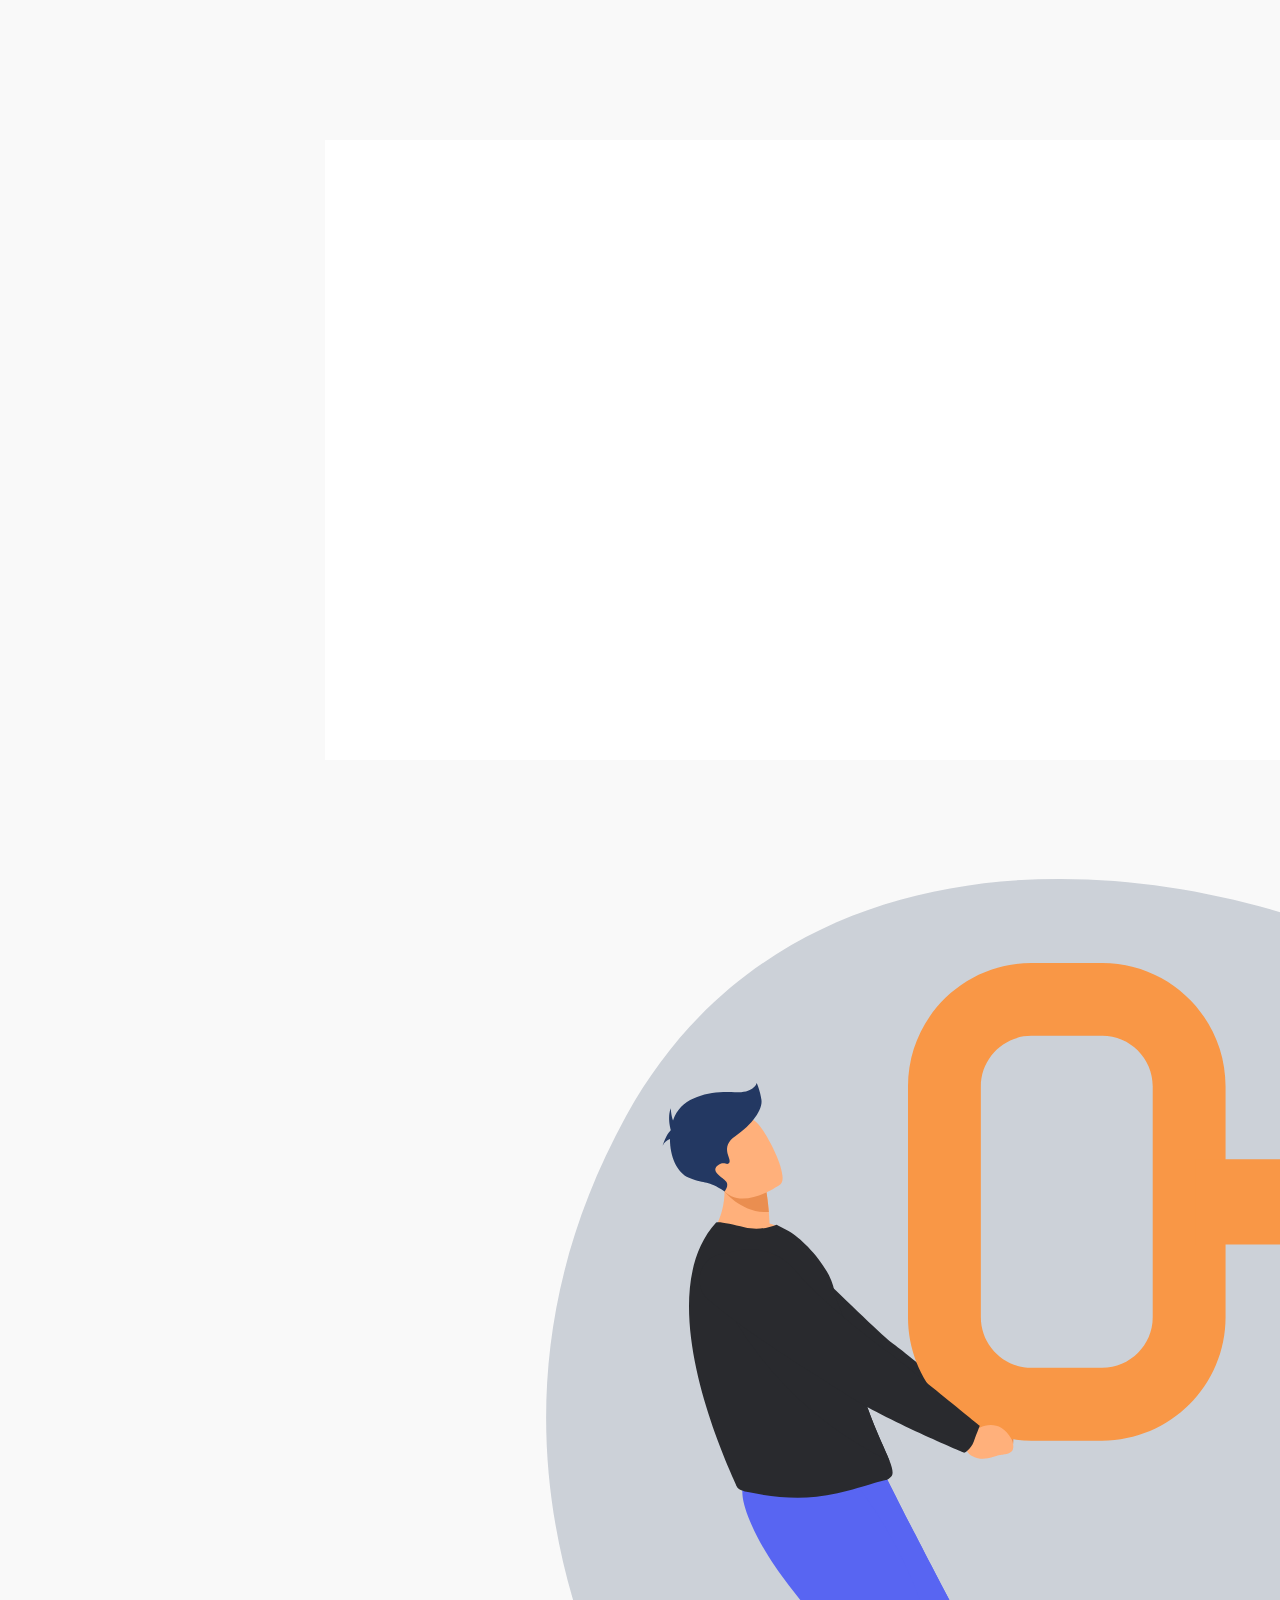
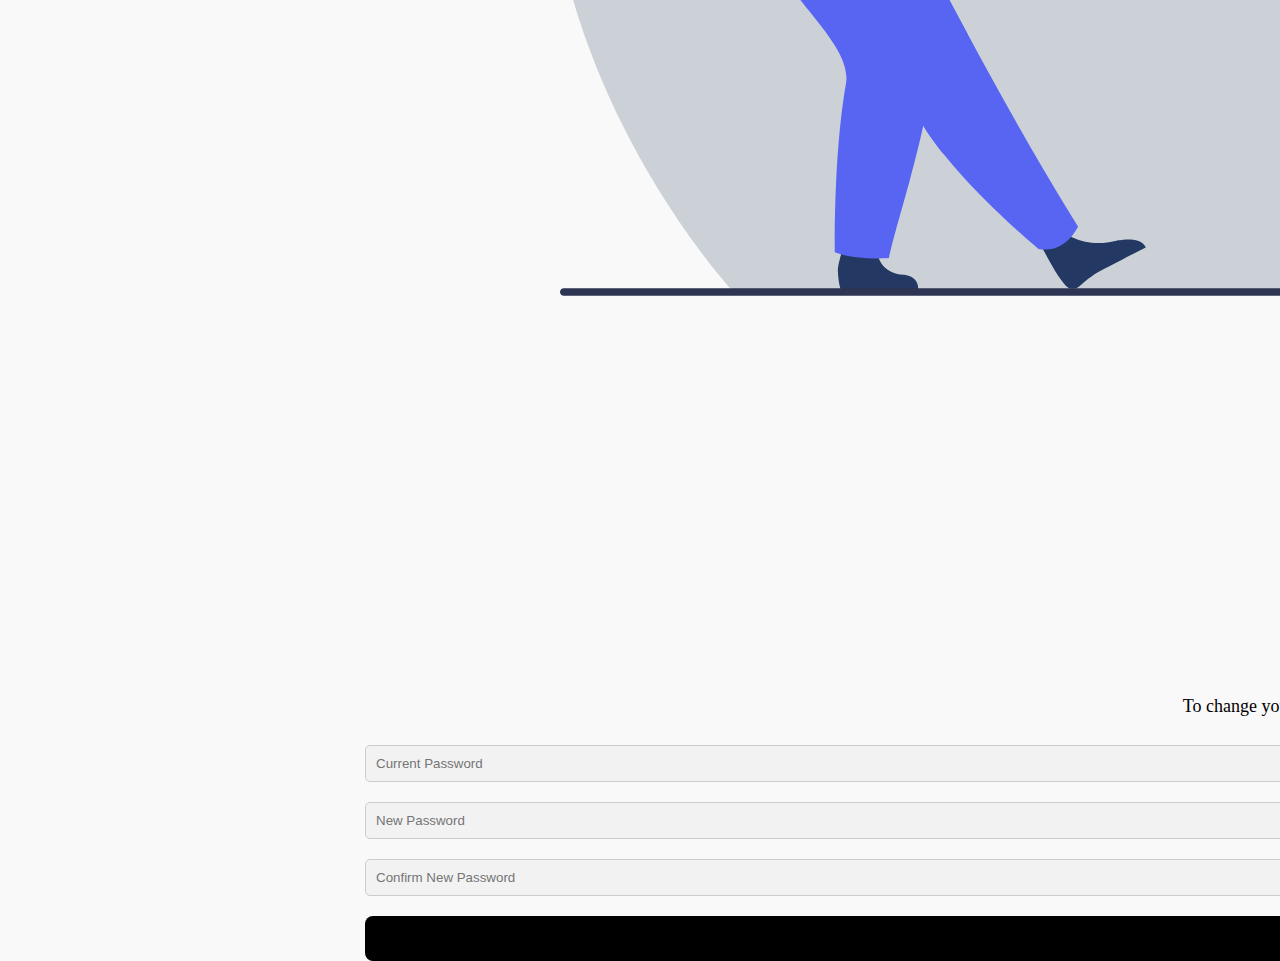
<file: ChangePassword.html>
<!DOCTYPE html>
<html lang="en">
<head>
    <meta charset="UTF-8">
    <meta name="viewport" content="width=device-width, initial-scale=1.0">
    <title>Change Password</title>
    <link rel="stylesheet" href="CSS/Login_Register.css">

    <!-- <svg class="icon-lock"  xmlns="http://www.w3.org/2000/svg">
        <path d="M12 17a2 2 0 100-4 2 2 0 000 4zm6-8h-1V7a5 5 0 00-10 0v2H6a2 2 0 00-2 2v9a2 2 0 002 2h12a2 2 0 002-2v-9a2 2 0 00-2-2zM9 7a3 3 0 016 0v2H9V7z" fill="currentColor"/>
    </svg> -->

</head>
<body>
    <div id = "container" style="width: 630px; height:620px ;">

        <div id="formContainer" style="font-size: large;" >
        <div id = "imageTopCenter"><img src="Icons\AccessPassword.svg" alt=""></div>
        <br/>
        <h1>Change Password</h1>
        
        <p>
            To change your password, please fill the fields below.
            Your password must contain at least 8 characters, it must also include at least one upper case letter ,
            one lower caase letter, one number , and one special character.
        </p>
        
        <input type="password" placeholder="Current Password" class="input-with-icon" required>
        <input type="password" placeholder="New Password" class="input-with-icon" required>
        <input type="password" placeholder="Confirm New Password" class="input-with-icon" required>
        <button id="loginButton" style="width: 100%; display: flex; justify-items:center;">Change Password</button>
        </div>
        
    </div>
</body>
</html>
</file>
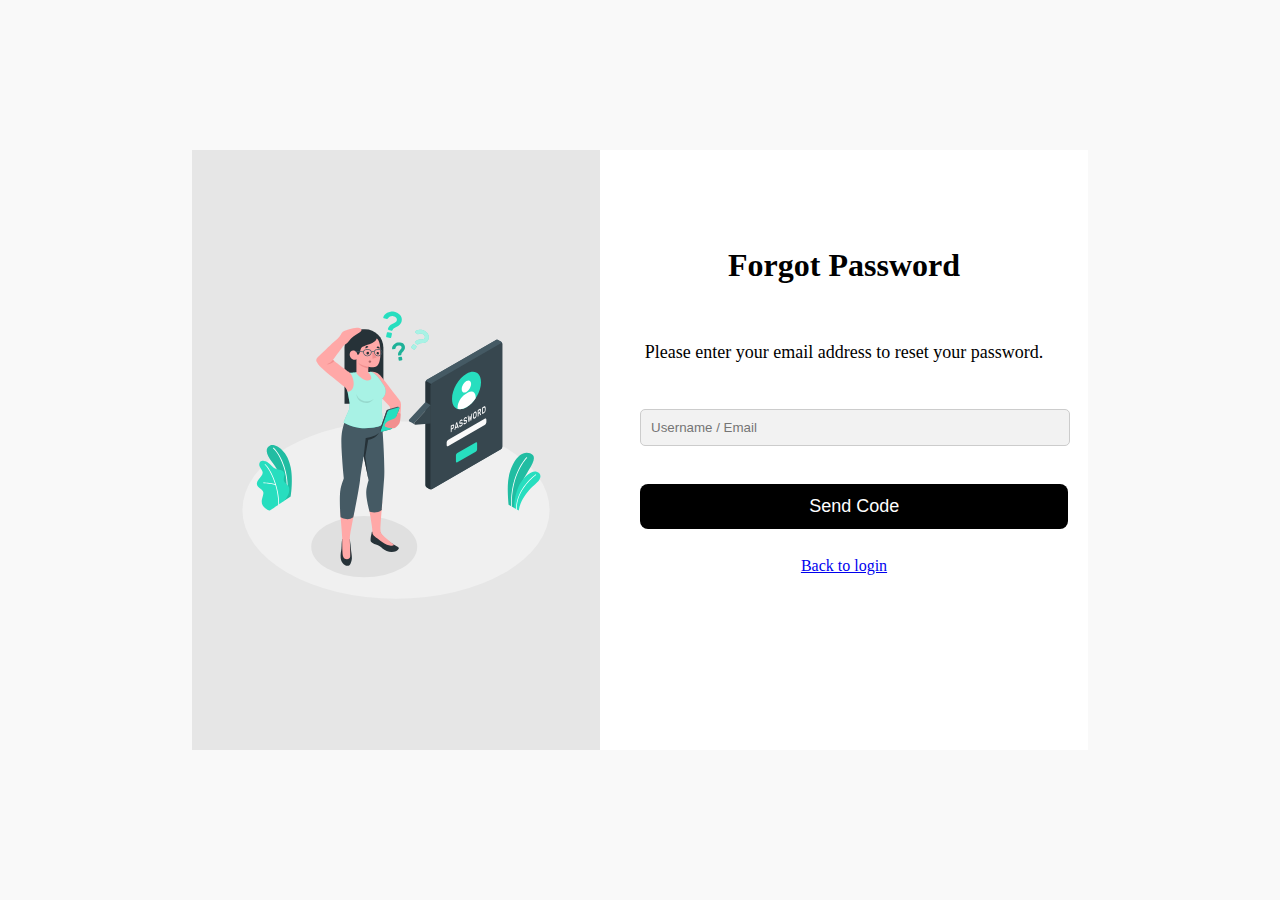
<file: ForgetPassword.html>
<!DOCTYPE html>
<html lang="en">
<head>
    <meta charset="UTF-8">
    <title>Forgot Password</title>
    <link rel="stylesheet" href="CSS/Login_Register.css">
</head>

<body>
    <div id="container">
        <div id="imageContainer">
            <img src="Icons/ForgetPassword.svg" alt="">
        </div>
        <div id="formContainer">
            <br/>
            <br/>
            <h1>Forgot Password</h1>
            <br/>
            <p style="font-size: large;">Please enter your email address to reset your password.</p>
            <br/>
            <input type="text" placeholder="Username / Email" required>
            <br/>
            <br/>
            <button id="loginButton" onclick="location.href='Send_Code.html'">Send Code</button>
            <br/>
            <a href="Login.html">Back to login</a>
        </div>
    </div>
</body>

</html>
</file>
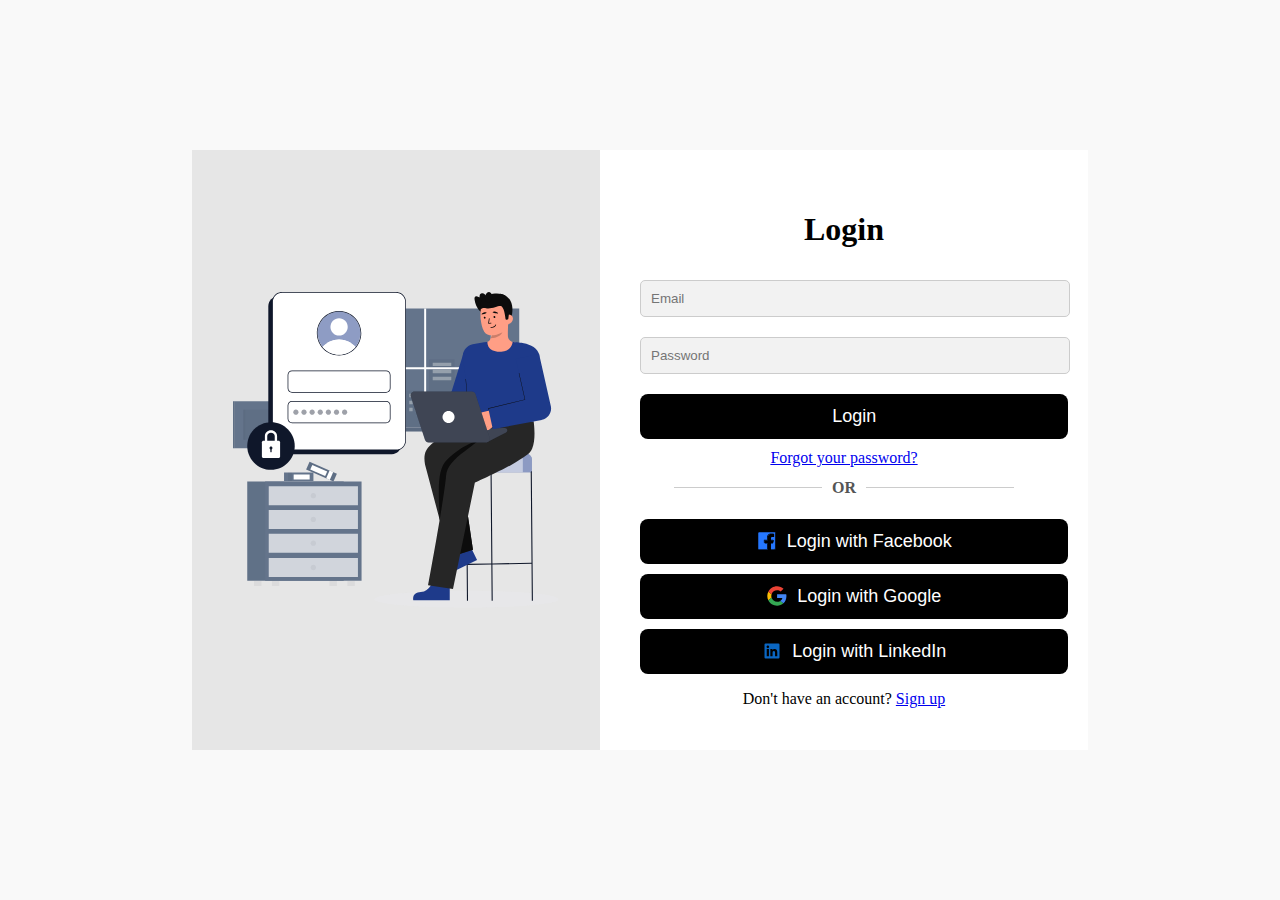
<file: Login.html>
<!DOCTYPE html>
<html lang="en">

<head>
    <meta charset="UTF-8">
    <title>Login</title>
    <link rel="stylesheet" href="CSS/Login_Register.css">
</head>

<body>
    <div id="container">
        <div id="imageContainer">
            <img src="Icons/Login_Resiter_Illustratoin_2.svg" alt="">
        </div>
        <div id="formContainer">
            <h1>Login</h1>
            <input type="text" placeholder="Email" class ="input-email" required>
            <div class = "error-message-email"></div>
            <input type="password" placeholder="Password" class = "input-password" required>
            <button id="loginButton">Login</button>
            <div style="text-align: right;" class="center">
                <a href="ForgetPassword.html" class="ForgetPassword">Forgot your password?</a>
            </div>
            <div class="or-divider">OR</div>
            <button><img src="Icons/facebook3.svg" alt="Facebook">Login with Facebook</button>
            <button><img src="Icons/google.svg" alt="Google">Login with Google</button>
            <button ><img src="Icons/linkedin.svg"  alt="LinkedIn">Login with LinkedIn</button>
            <p> Don't have an account? <a href="SignUp.html">Sign up</a></p>
        </div>
    </div>
</body>

      <script src="authorization.js"></script>
      
</html>
</file>
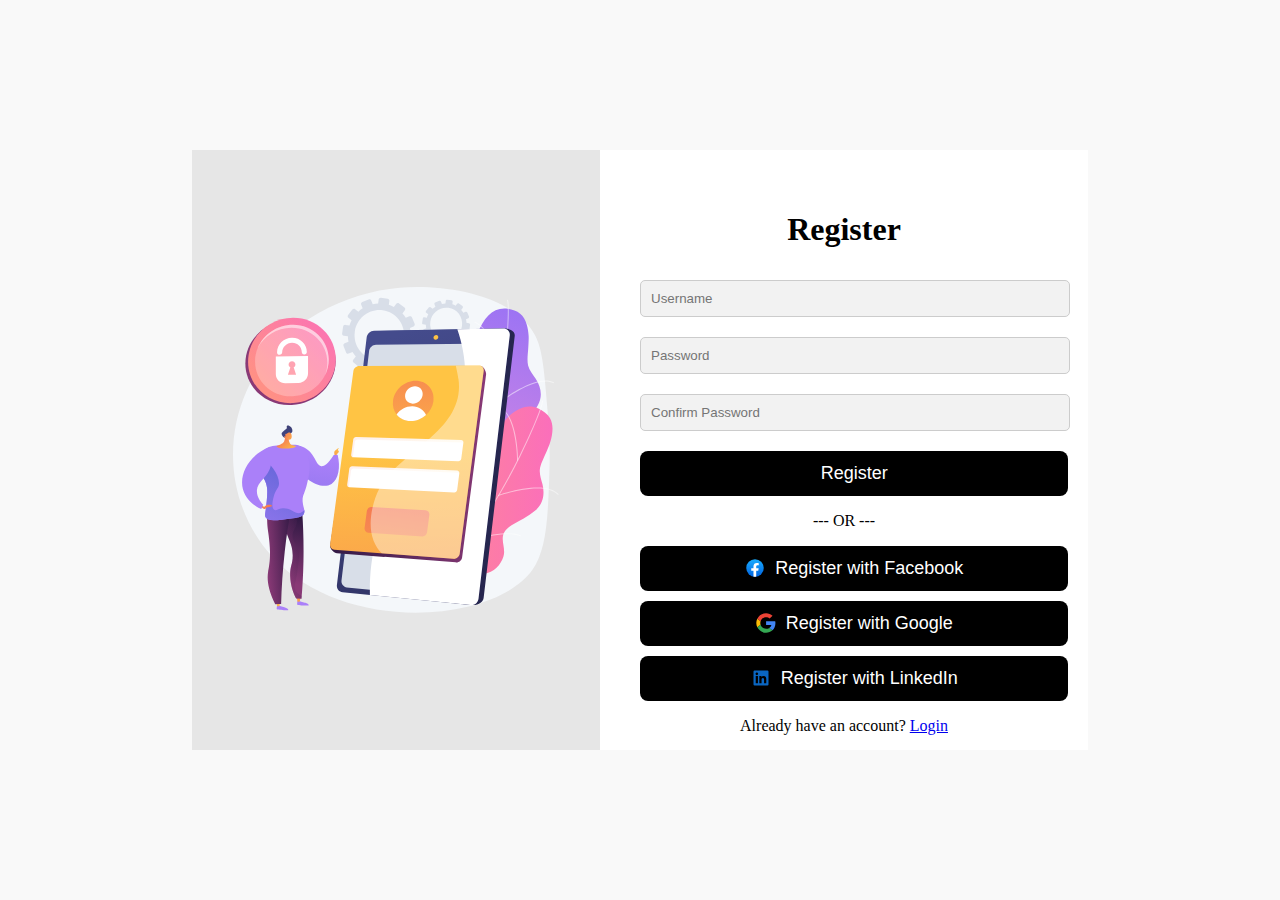
<file: Register.html>
<!DOCTYPE html>
<html lang="en">

<head>
    <meta charset="UTF-8">
    <meta name="viewport" content="width=device-width, initial-scale=1.0">
    <title>Register</title>
    <link rel="stylesheet" href="CSS/Login_Register.css">
</head>

<body>
    <div id="container">
        <div id="imageContainer">
            <img src="Icons/Login_Resiter_Illustratoin.svg" alt="">
        </div>
        <div id="formContainer">
            <h1>Register</h1>
            <input type="text" placeholder="Username" required>
            <input type="password" placeholder="Password" required>
            <input type="password" placeholder="Confirm Password" required>
            <button id="registerButton">Register</button>
            <p>--- OR ---</p>
            <button><img src="Icons/facebook.svg" alt="Facebook">Register with Facebook</button>
            <button><img src="Icons/google.svg" alt="Google">Register with Google</button>
            <button><img src="Icons/linkedin.svg" alt="LinkedIn">Register with LinkedIn</button>
            <p>Already have an account? <a href="login.html">Login</a></p>
        </div>
    </div>
</body>

</html>
</file>
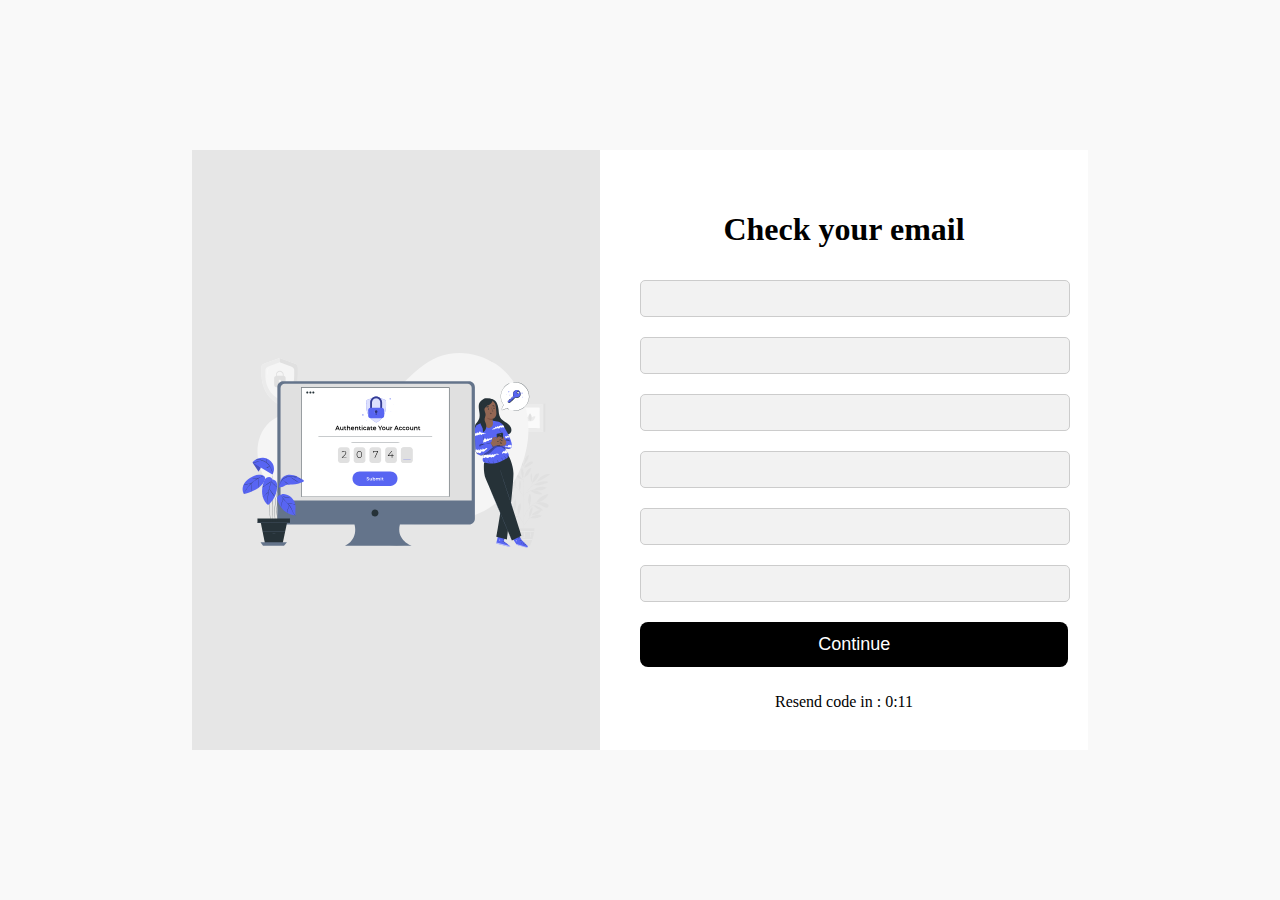
<file: Send_Code.html>
<!DOCTYPE html>
<html lang="en">

<head>
    <meta charset="UTF-8">
    <title>Sind Code</title>
    <link rel="stylesheet" href="CSS/Login_Register.css">
</head>

<body>
    <div id="container">
        <div id="imageContainer">
            <img src="Icons/Sind Code.svg" alt="">
        </div>
        <div id="formContainer">
            <h1>Check your email</h1>
            <div class="code-container">
                <input type="text" maxlength="1" class="code-input">
                <input type="text" maxlength="1" class="code-input">
                <input type="text" maxlength="1" class="code-input">
                <input type="text" maxlength="1" class="code-input">
                <input type="text" maxlength="1" class="code-input">
                <input type="text" maxlength="1" class="code-input">
            </div>
            <button onclick="window.location.href='ChangePassword.html';">Continue</button>
            <div style="text-align: right;" class="center">
            </div>
            <p>Resend code in : 0:11</p>
        </div>
    </div>
</body>
    <script>
        document.querySelectorAll(".code-input").forEach((input) => {
                input.addEventListener("input", () => {
                    CheckDigit(input);
                });
            });

            function CheckDigit(input) {
                let digit = input.value;

                // Keep only the first digit
                digit = digit.replace(/[^0-9]/g, "").slice(0, 1);

                input.value = digit;
            }
    </script>
</html>
</file>
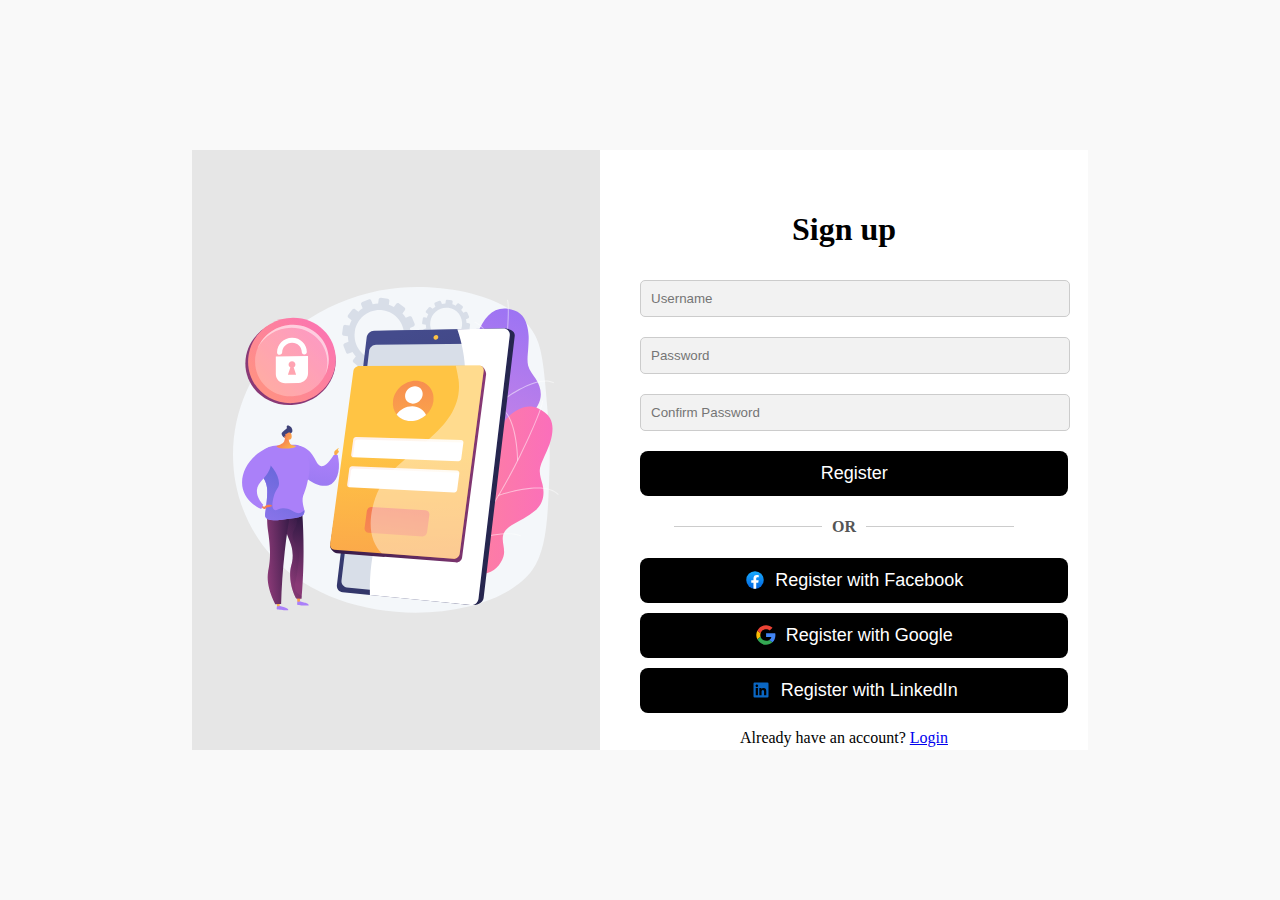
<file: SignUp.html>
<!DOCTYPE html>
<html lang="en">

<head>
    <meta charset="UTF-8">
    <meta name="viewport" content="width=device-width, initial-scale=1.0">
    <title>Sign up</title>
    <link rel="stylesheet" href="CSS/Login_Register.css">
</head>

<body>
    <div id="container">
        <div id="imageContainer">
            <img src="Icons/Login_Resiter_Illustratoin.svg" alt="">
        </div>
        <div id="formContainer">
            <h1>Sign up</h1>
            <input type="text" placeholder="Username" required>
            <input type="password" placeholder="Password" required>
            <input type="password" placeholder="Confirm Password" required>
            <button id="registerButton">Register</button>
            <div class="or-divider">OR</div>
            <button><img src="Icons/facebook.svg" alt="Facebook">Register with Facebook</button>
            <button><img src="Icons/google.svg" alt="Google">Register with Google</button>
            <button><img src="Icons/linkedin.svg" alt="LinkedIn">Register with LinkedIn</button>
            <p>Already have an account? <a href="login.html">Login</a></p>
        </div>
    </div>
</body>

</html>
</file>
<file: CSS/Login_Register.css>
body {
    display: flex;
    justify-content: center;
    align-items: center;
    height: 100vh;
    margin: 0;
    background-color: #f9f9f9;
}

#container {
    display: flex;
    width: 70%;
    max-width: 900px;
    height: 600px;
    background: white;
}

#imageContainer {
    flex: 1;
    display: flex;
    justify-content: center;
    background-color: #e6e6e6;
}

#imageContainer img {
    width: 80%;
    height: auto;
}

#formContainer {
    flex: 1;
    padding: 40px;
    text-align: center;
    background: white;
}

input {
    width: 100%;
    padding: 10px;
    margin: 10px 0;
    border: 1px solid #ccc;
    border-radius: 5px;
    background-color: #f2f2f2;
}


input:hover{
    border-color: #007bff;  /* Change border to blue */
    background-color: #f0f8ff; /* Change background to light blue */
}

input:focus {
    background-color: #f2f2f2; /* Light blue */
}

button {
    width: 105%;
    padding: 10px;
    margin: 10px 0;
    border-radius: 10px;
    background-color: black;
    color: white;
    cursor: pointer;
    display: flex;
    align-items: center;
    justify-content: center;
    gap: 10px;
}

button img {
    width: 20px;
    height: 20px;
}

button:hover {
    background-color: white;
    color: black;
    border: 1px solid black;
}

button {
    background-color: #000000;
    color: white;
    padding: 12px 24px;
    border: none;
    border-radius: 8px;
    font-size: 18px;
    cursor: pointer;
    transition: box-shadow 0.3s ease-in-out;
}

button:hover {
    box-shadow: 0px 0px 15px #414141;
}


.center {
    display: flex;
    justify-content: center;
    align-items: center;
}

.or-divider {
    display: flex;
    align-items: center;
    justify-content: center;
    font-size: 16px;
    font-weight: bold;
    color: #555;
    position: relative;
    padding: 12px 24px;
}

.or-divider::before,
.or-divider::after {
    content: "";
    flex: 1;
    height: 1px;
    background-color: #ccc;
    margin: 0 10px;
}
</file>
